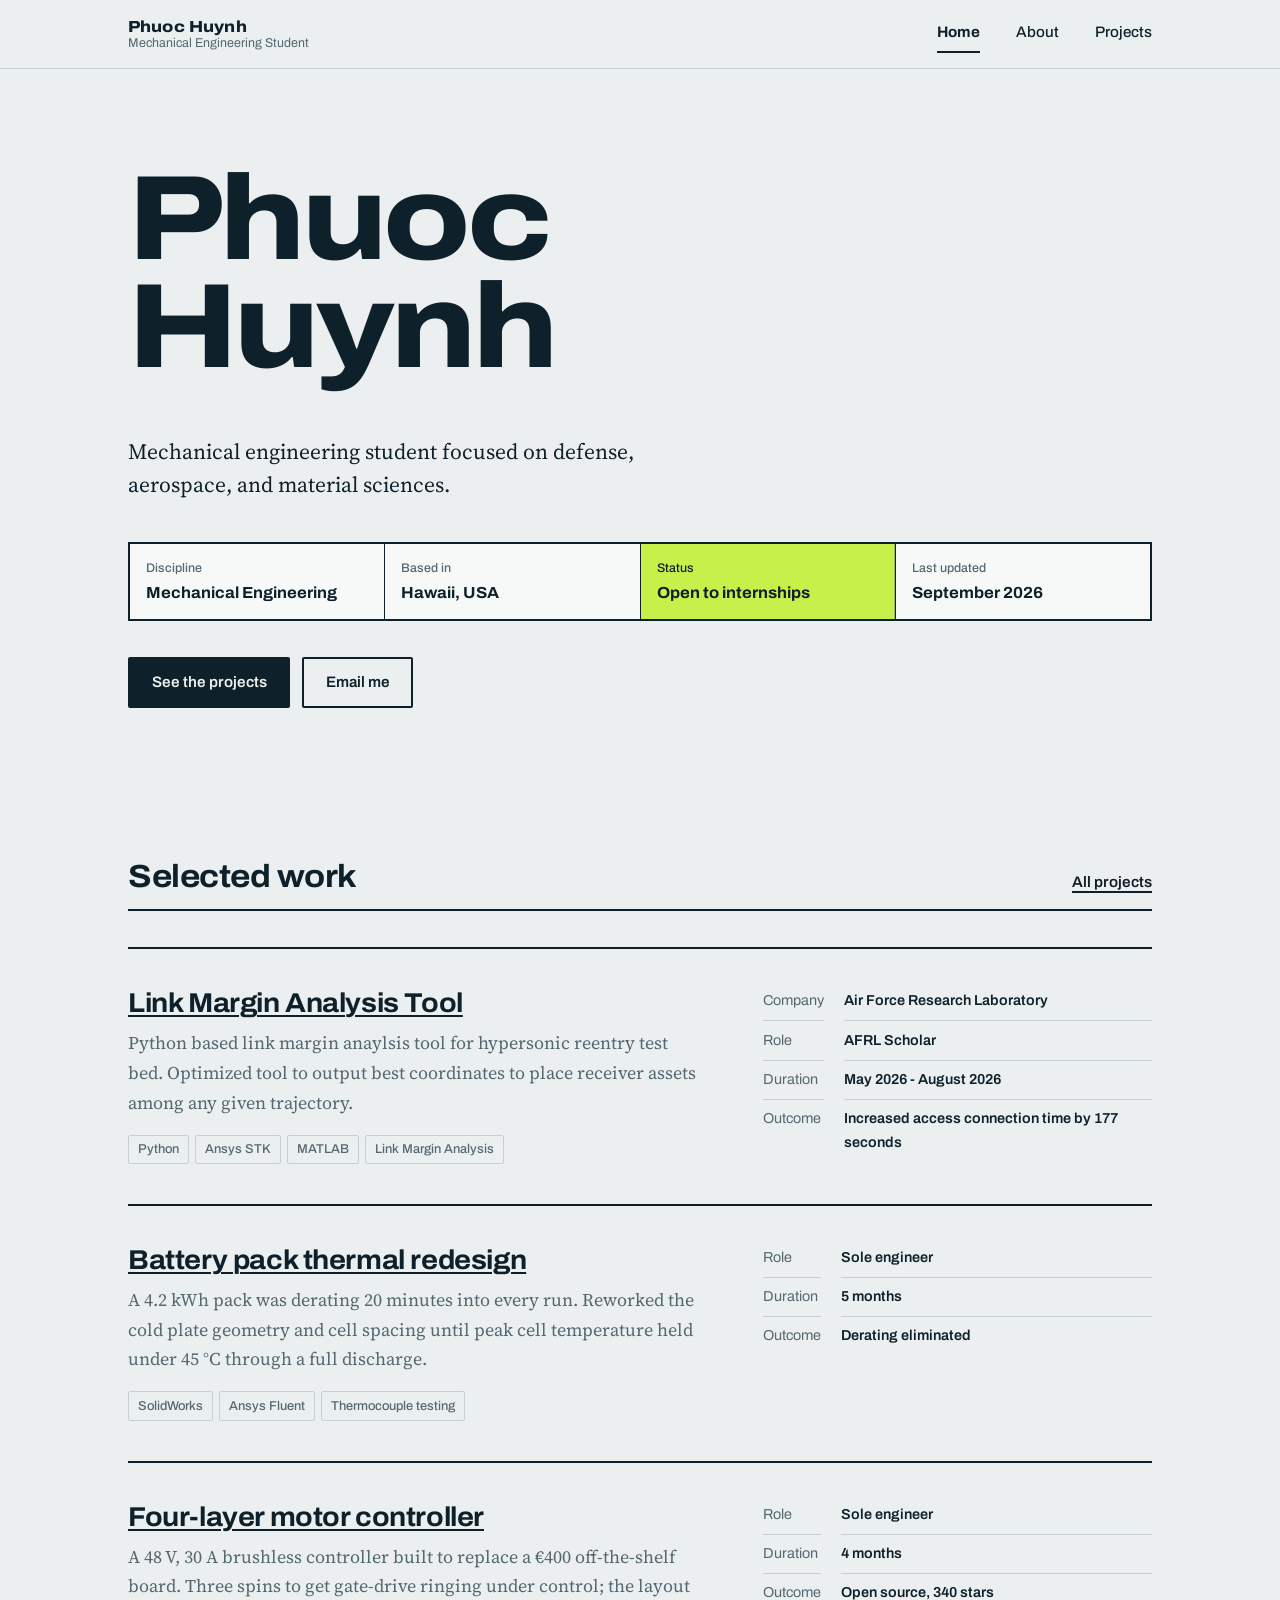
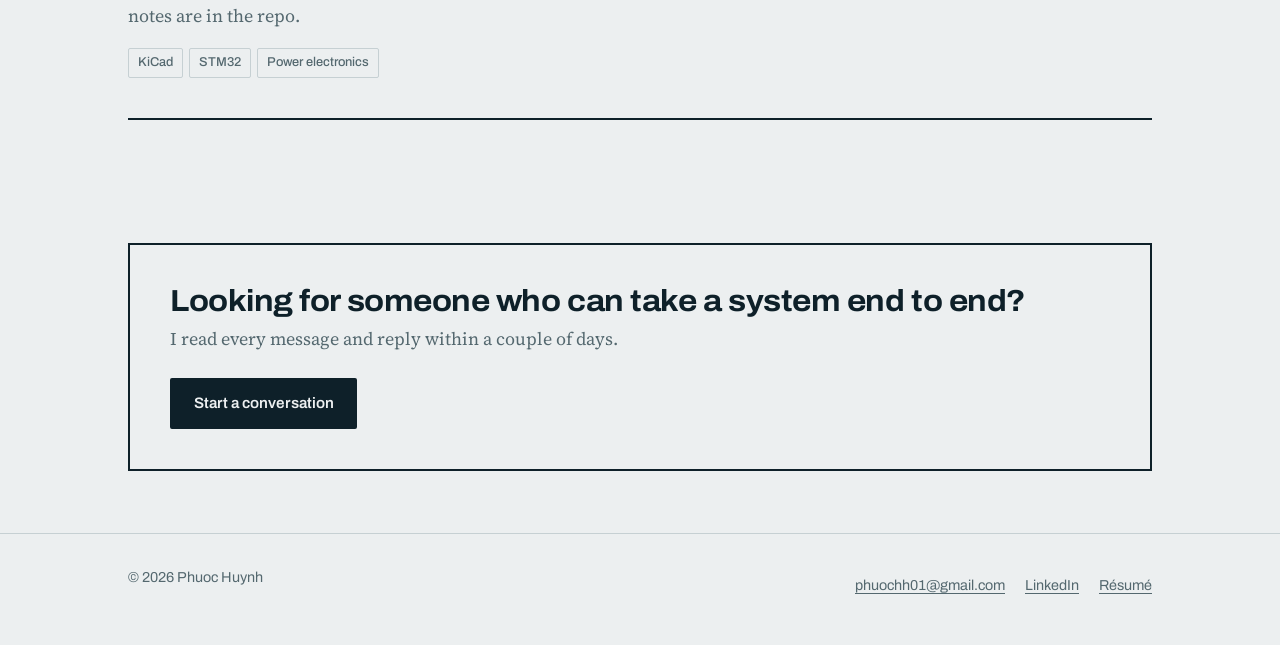
<file: index.html>
<!doctype html>
<html lang="en">
<head>
<meta charset="utf-8">
<meta name="viewport" content="width=device-width, initial-scale=1">
<title>Phuoc Huynh — Mechanical Engineering Student</title>
<meta name="description" content="Portfolio of Phuoc Huynh, a mechanical engineering student.">

<link rel="preconnect" href="https://fonts.googleapis.com">
<link rel="preconnect" href="https://fonts.gstatic.com" crossorigin>
<link href="https://fonts.googleapis.com/css2?family=Archivo:wdth,wght@62..125,400..800&family=Source+Serif+4:opsz,wght@8..60,400..600&display=swap" rel="stylesheet">
<link rel="stylesheet" href="style.css">
</head>
<body>

<a class="skip" href="#main">Skip to content</a>

<!-- ===== Header (identical on all three pages — edit all three together) ===== -->
<header class="site-head">
  <div class="wrap site-head__inner">
    <a class="mark" href="index.html">
      Phuoc Huynh
      <span>Mechanical Engineering Student</span>
    </a>
    <nav class="nav" aria-label="Main">
      <a href="index.html" aria-current="page">Home</a>
      <a href="about.html">About</a>
      <a href="projects.html">Projects</a>
    </nav>
  </div>
</header>

<main id="main">

  <!-- ===== Hero: a drawing title block ===== -->
  <section class="wrap hero">
    <h1 class="hero__name">Phuoc<br>Huynh</h1>

    <p class="hero__lead">
      Mechanical engineering student focused on defense, aerospace, and 
      material sciences. 
      
    </p>

    <dl class="titleblock">
      <div class="field">
        <dt>Discipline</dt>
        <dd>Mechanical Engineering</dd>
      </div>
      <div class="field">
        <dt>Based in</dt>
        <dd>Hawaii, USA</dd>
      </div>
      <div class="field field--signal">
        <dt>Status</dt>
        <dd>Open to internships</dd>
      </div>
      <div class="field">
        <dt>Last updated</dt>
        <dd>September 2026</dd>
      </div>
    </dl>

    <div class="actions">
      <a class="btn" href="projects.html">See the projects</a>
      <a class="btn btn--ghost" href="mailto:phuochh01@gmail.com">Email me</a>
    </div>
  </section>

  <!-- ===== Selected work ===== -->
  <section class="wrap band--tight band">
    <div class="band-head">
      <h2>Selected work</h2>
      <a class="more" href="projects.html">All projects</a>
    </div>

    <div class="entries">

      <article class="entry">
        <div class="entry__body">
          <h3 class="entry__title"><a href="projects.html#rover-nav">Link Margin Analysis Tool</a></h3>
          <p class="entry__summary">
            Python based link margin anaylsis tool for hypersonic reentry test bed. Optimized
            tool to output best coordinates to place receiver assets among any given trajectory.
          </p>
          <ul class="tags">
            <li>Python</li><li>Ansys STK</li><li>MATLAB</li><li>Link Margin Analysis</li>
          </ul>
        </div>
        <dl class="spec">
          <dt>Company</dt><dd>Air Force Research Laboratory</dd>
          <dt>Role</dt><dd>AFRL Scholar</dd>
          <dt>Duration</dt><dd>May 2026 - August 2026</dd>
          <dt>Outcome</dt><dd>Increased access connection time by 177 seconds</dd>
        
        </dl>
      </article>

      <article class="entry">
        <div class="entry__body">
          <h3 class="entry__title"><a href="projects.html#battery-thermal">Battery pack thermal redesign</a></h3>
          <p class="entry__summary">
            A 4.2&nbsp;kWh pack was derating 20 minutes into every run. Reworked
            the cold plate geometry and cell spacing until peak cell temperature
            held under 45&nbsp;°C through a full discharge.
          </p>
          <ul class="tags">
            <li>SolidWorks</li><li>Ansys Fluent</li><li>Thermocouple testing</li>
          </ul>
        </div>
        <dl class="spec">
          <dt>Role</dt><dd>Sole engineer</dd>
          <dt>Duration</dt><dd>5 months</dd>
          <dt>Outcome</dt><dd>Derating eliminated</dd>
        </dl>
      </article>

      <article class="entry">
        <div class="entry__body">
          <h3 class="entry__title"><a href="projects.html#motor-controller">Four-layer motor controller</a></h3>
          <p class="entry__summary">
            A 48&nbsp;V, 30&nbsp;A brushless controller built to replace a
            €400 off-the-shelf board. Three spins to get gate-drive ringing under
            control; the layout notes are in the repo.
          </p>
          <ul class="tags">
            <li>KiCad</li><li>STM32</li><li>Power electronics</li>
          </ul>
        </div>
        <dl class="spec">
          <dt>Role</dt><dd>Sole engineer</dd>
          <dt>Duration</dt><dd>4 months</dd>
          <dt>Outcome</dt><dd>Open source, 340 stars</dd>
        </dl>
      </article>

    </div>
  </section>

  <!-- ===== Contact ===== -->
  <section class="wrap band--tight band">
    <div class="contact">
      <div>
        <h2>Looking for someone who can take a system end to end?</h2>
        <p>I read every message and reply within a couple of days.</p>
      </div>
      <a class="btn" href="mailto:phuochh01@gmail.com">Start a conversation</a>
    </div>
  </section>

</main>

<!-- ===== Footer (identical on all three pages) ===== -->
<footer class="site-foot">
  <div class="wrap site-foot__inner">
    <p>© 2026 Phuoc Huynh</p>
    <ul>
      <li><a href="mailto:phuochh01@gmail.com">phuochh01@gmail.com</a></li>
      <li><a href="https://www.linkedin.com/in/phuochuynh01/">LinkedIn</a></li>
      <li><a href="phuoc_huynh_resume.pdf">Résumé</a></li>
    </ul>
  </div>
</footer>

</body>
</html>
</file>
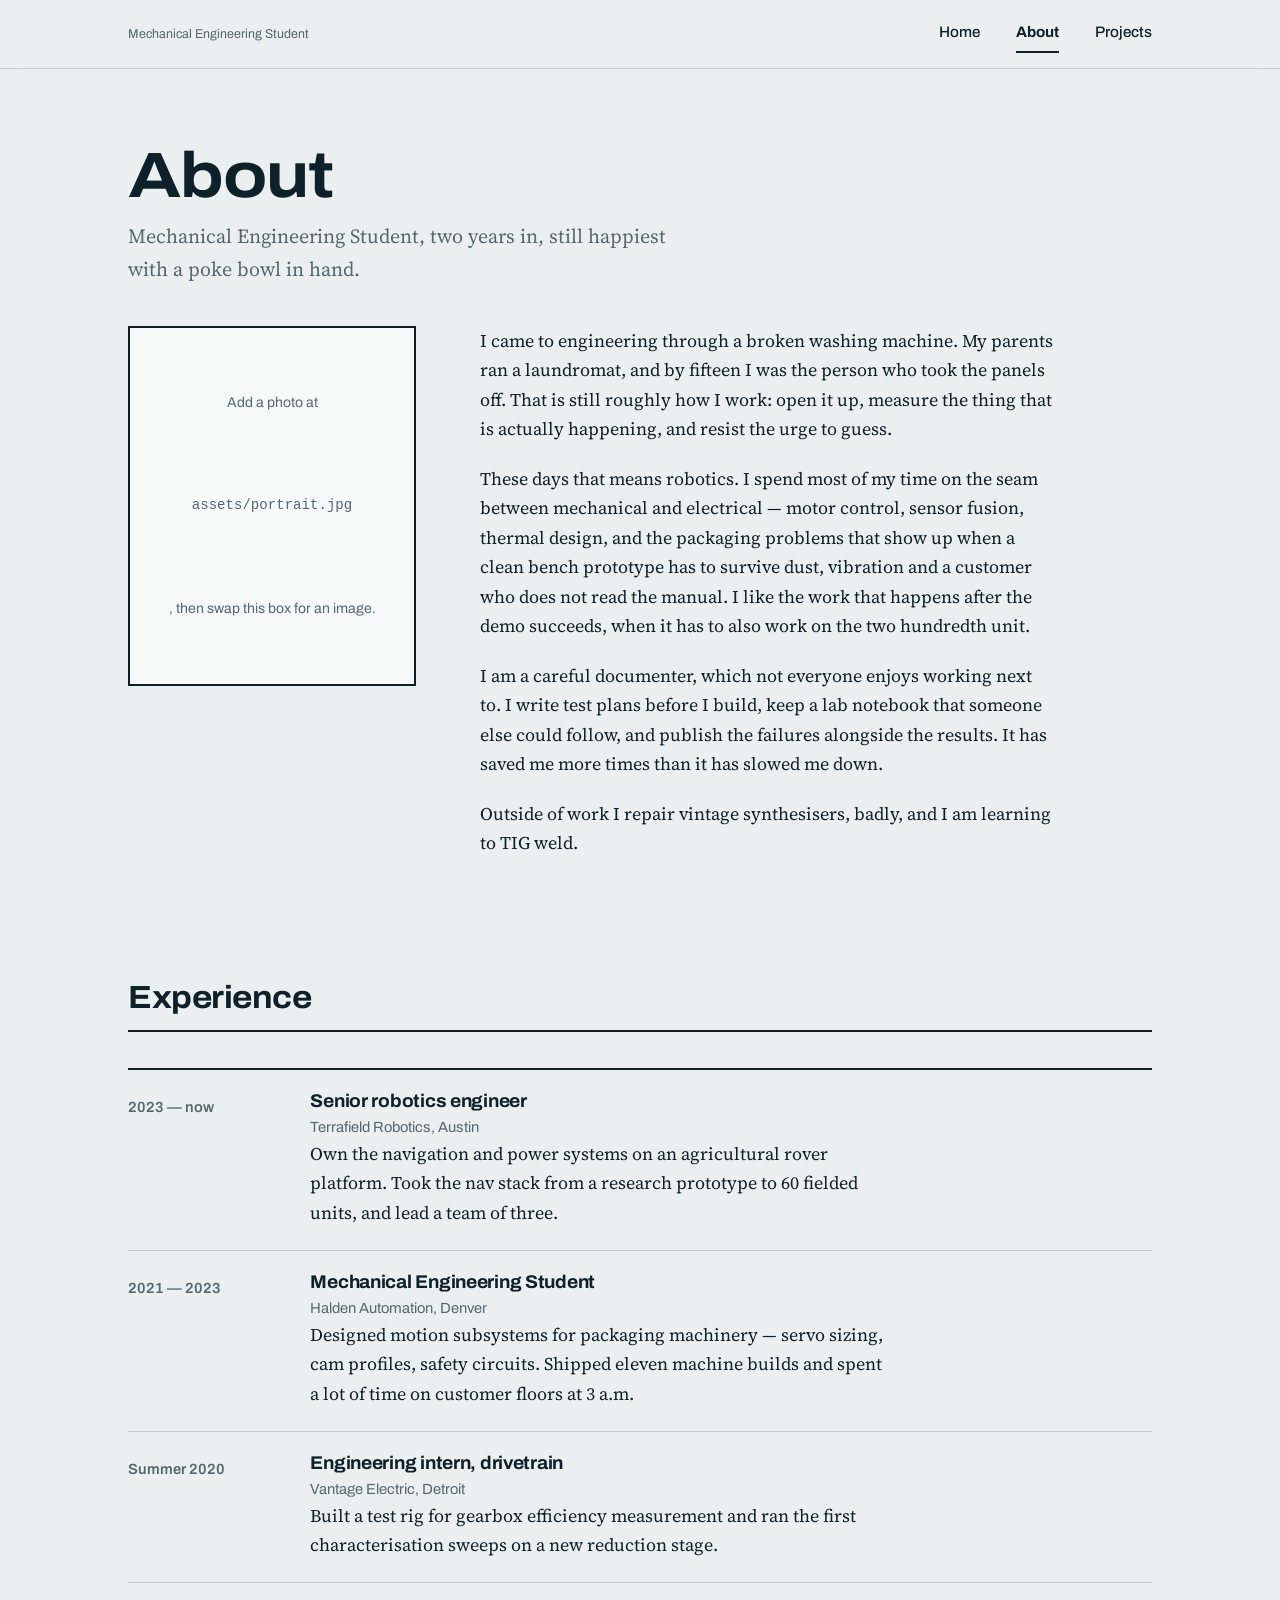
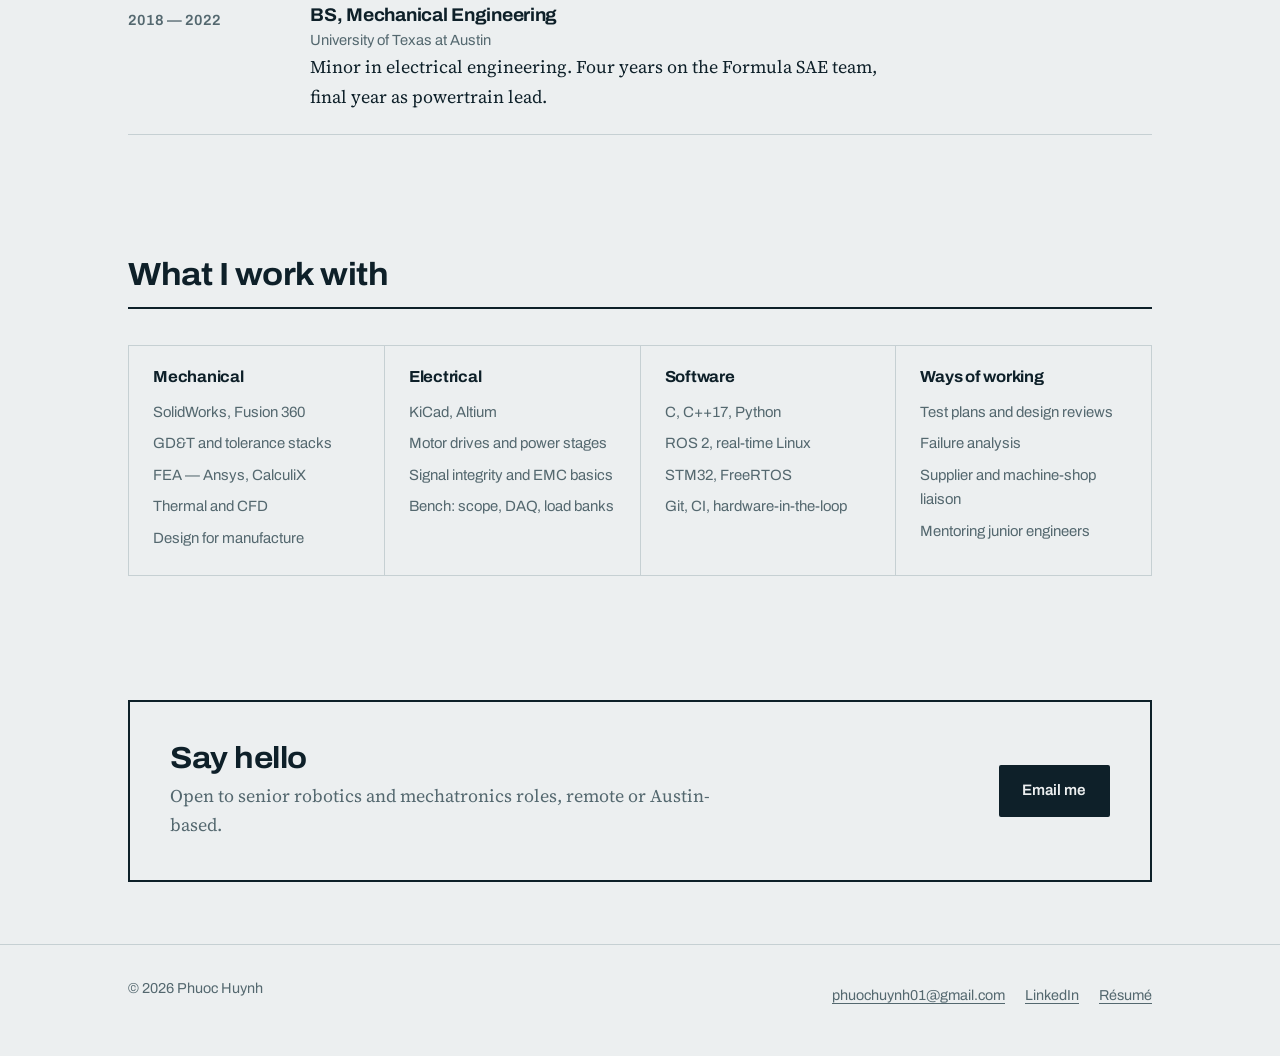
<file: about.html>
<!doctype html>
<html lang="en">
<head>
<meta charset="utf-8">
<meta name="viewport" content="width=device-width, initial-scale=1">
<title>About — Phuoc Huynh</title>
<meta name="description" content="Background, experience and skills of Phuoc Huynh, Mechanical Engineering Student.">

<link rel="preconnect" href="https://fonts.googleapis.com">
<link rel="preconnect" href="https://fonts.gstatic.com" crossorigin>
<link href="https://fonts.googleapis.com/css2?family=Archivo:wdth,wght@62..125,400..800&family=Source+Serif+4:opsz,wght@8..60,400..600&display=swap" rel="stylesheet">
<link rel="stylesheet" href="style.css">
</head>
<body>

<a class="skip" href="#main">Skip to content</a>

<header class="site-head">
  <div class="wrap site-head__inner">
    <a class="mark" href="index.html">
      
      <span>Mechanical Engineering Student</span>
    </a>
    <nav class="nav" aria-label="Main">
      <a href="index.html">Home</a>
      <a href="about.html" aria-current="page">About</a>
      <a href="projects.html">Projects</a>
    </nav>
  </div>
</header>

<main id="main">

  <section class="wrap page-head">
    <h1>About</h1>
    <p>Mechanical Engineering Student, two years in, still happiest with a poke bowl in hand.</p>
  </section>

  <section class="wrap band--tight band" style="padding-top:0">
    <div class="about">

      <!-- Drop a photo in: replace this whole block with
           <div class="portrait"><img src="assets/portrait.jpg" alt="Phuoc Huynh"></div> -->
      <div class="portrait">
        Add a photo at <code>assets/portrait.jpg</code>, then swap this box for an image.
      </div>

      <div>
        <p>
          I came to engineering through a broken washing machine. My parents ran
          a laundromat, and by fifteen I was the person who took the panels off.
          That is still roughly how I work: open it up, measure the thing that is
          actually happening, and resist the urge to guess.
        </p>
        <p>
          These days that means robotics. I spend most of my time on the seam
          between mechanical and electrical — motor control, sensor fusion,
          thermal design, and the packaging problems that show up when a clean
          bench prototype has to survive dust, vibration and a customer who does
          not read the manual. I like the work that happens after the demo
          succeeds, when it has to also work on the two hundredth unit.
        </p>
        <p>
          I am a careful documenter, which not everyone enjoys working next to. I
          write test plans before I build, keep a lab notebook that someone else
          could follow, and publish the failures alongside the results. It has
          saved me more times than it has slowed me down.
        </p>
        <p>
          Outside of work I repair vintage synthesisers, badly, and I am learning
          to TIG weld.
        </p>
      </div>

    </div>
  </section>

  <section class="wrap band--tight band">
    <div class="band-head"><h2>Experience</h2></div>
    <div class="timeline">

      <div class="stop">
        <div class="stop__when">2023 — now</div>
        <div class="stop__what">
          <h3>Senior robotics engineer</h3>
          <p class="stop__where">Terrafield Robotics, Austin</p>
          <p>
            Own the navigation and power systems on an agricultural rover
            platform. Took the nav stack from a research prototype to 60
            fielded units, and lead a team of three.
          </p>
        </div>
      </div>

      <div class="stop">
        <div class="stop__when">2021 — 2023</div>
        <div class="stop__what">
          <h3>Mechanical Engineering Student</h3>
          <p class="stop__where">Halden Automation, Denver</p>
          <p>
            Designed motion subsystems for packaging machinery — servo sizing,
            cam profiles, safety circuits. Shipped eleven machine builds and
            spent a lot of time on customer floors at 3&nbsp;a.m.
          </p>
        </div>
      </div>

      <div class="stop">
        <div class="stop__when">Summer 2020</div>
        <div class="stop__what">
          <h3>Engineering intern, drivetrain</h3>
          <p class="stop__where">Vantage Electric, Detroit</p>
          <p>
            Built a test rig for gearbox efficiency measurement and ran the
            first characterisation sweeps on a new reduction stage.
          </p>
        </div>
      </div>

      <div class="stop">
        <div class="stop__when">2018 — 2022</div>
        <div class="stop__what">
          <h3>BS, Mechanical Engineering</h3>
          <p class="stop__where">University of Texas at Austin</p>
          <p>
            Minor in electrical engineering. Four years on the Formula SAE team,
            final year as powertrain lead.
          </p>
        </div>
      </div>

    </div>
  </section>

  <section class="wrap band--tight band">
    <div class="band-head"><h2>What I work with</h2></div>
    <div class="groups">

      <div class="group">
        <h3>Mechanical</h3>
        <ul>
          <li>SolidWorks, Fusion 360</li>
          <li>GD&amp;T and tolerance stacks</li>
          <li>FEA — Ansys, CalculiX</li>
          <li>Thermal and CFD</li>
          <li>Design for manufacture</li>
        </ul>
      </div>

      <div class="group">
        <h3>Electrical</h3>
        <ul>
          <li>KiCad, Altium</li>
          <li>Motor drives and power stages</li>
          <li>Signal integrity and EMC basics</li>
          <li>Bench: scope, DAQ, load banks</li>
        </ul>
      </div>

      <div class="group">
        <h3>Software</h3>
        <ul>
          <li>C, C++17, Python</li>
          <li>ROS 2, real-time Linux</li>
          <li>STM32, FreeRTOS</li>
          <li>Git, CI, hardware-in-the-loop</li>
        </ul>
      </div>

      <div class="group">
        <h3>Ways of working</h3>
        <ul>
          <li>Test plans and design reviews</li>
          <li>Failure analysis</li>
          <li>Supplier and machine-shop liaison</li>
          <li>Mentoring junior engineers</li>
        </ul>
      </div>

    </div>
  </section>

  <section class="wrap band--tight band">
    <div class="contact">
      <div>
        <h2>Say hello</h2>
        <p>Open to senior robotics and mechatronics roles, remote or Austin-based.</p>
      </div>
      <a class="btn" href="mailto:you@example.com">Email me</a>
    </div>
  </section>

</main>

<footer class="site-foot">
  <div class="wrap site-foot__inner">
    <p>© 2026 Phuoc Huynh</p>
    <ul>
      <li><a href="mailto:phuochuynh01@gmail.com">phuochuynh01@gmail.com</a></li>
      <li><a href="https://www.linkedin.com/in/phuochuynh01//">LinkedIn</a></li>
      <li><a href="phuoc_huynh_resume.pdf">Résumé</a></li>
    </ul>
  </div>
</footer>

</body>
</html>
</file>
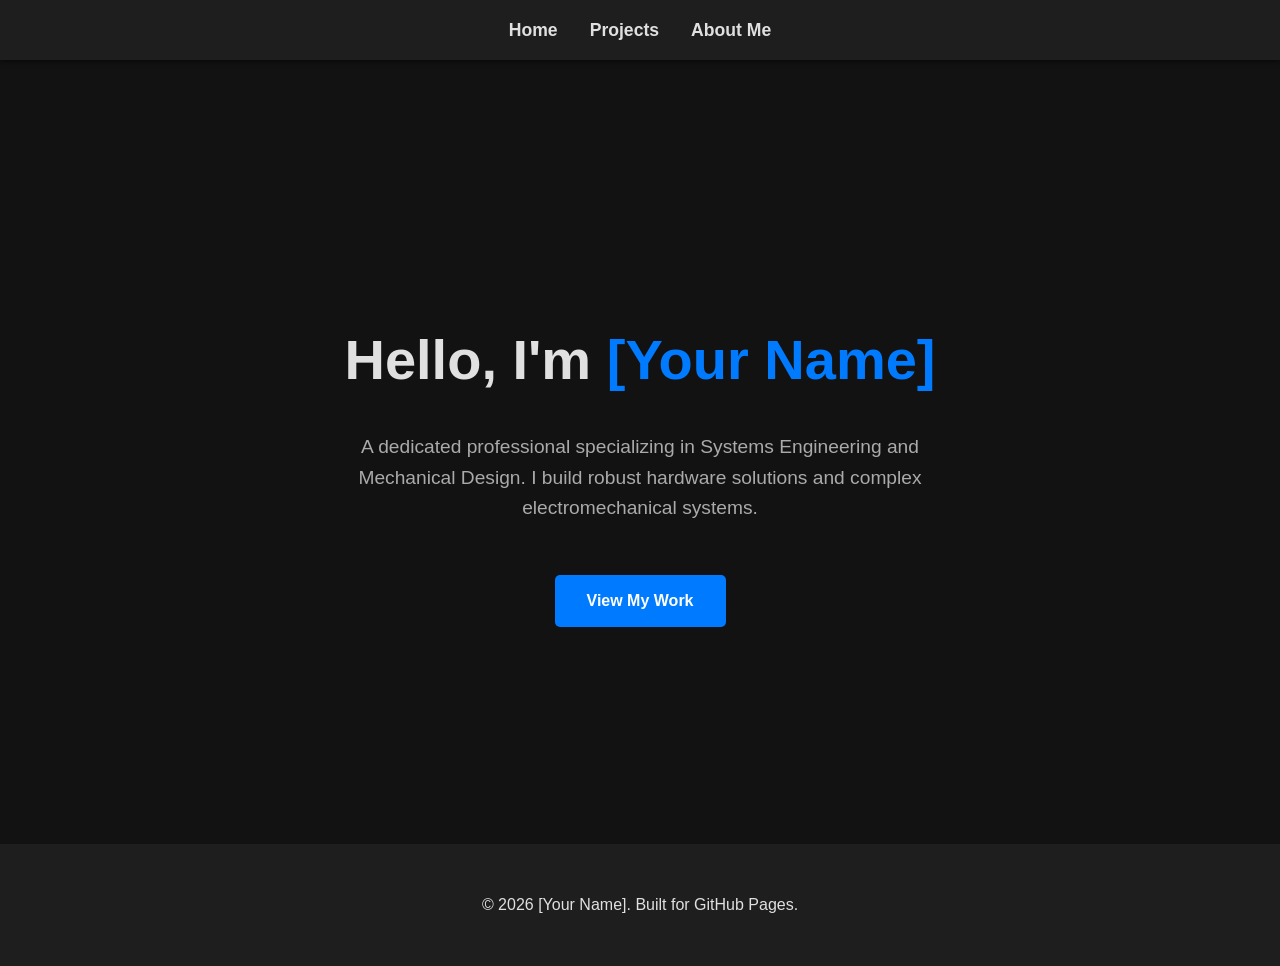
<file: gemini-code-1789872654452.html>
<!DOCTYPE html>
<html lang="en">
<head>
    <meta charset="UTF-8">
    <meta name="viewport" content="width=device-width, initial-scale=1.0">
    <title>Engineering Portfolio | Home</title>
    <style>
        :root {
            --bg-color: #121212;
            --text-color: #e0e0e0;
            --accent-color: #007bff;
            --nav-bg: #1e1e1e;
        }
        body {
            margin: 0;
            font-family: 'Segoe UI', Tahoma, Geneva, Verdana, sans-serif;
            background-color: var(--bg-color);
            color: var(--text-color);
            line-height: 1.6;
        }
        nav {
            background-color: var(--nav-bg);
            padding: 1rem 0;
            position: sticky;
            top: 0;
            z-index: 1000;
            box-shadow: 0 2px 5px rgba(0,0,0,0.5);
        }
        nav ul {
            list-style: none;
            display: flex;
            justify-content: center;
            margin: 0;
            padding: 0;
            gap: 2rem;
        }
        nav a {
            color: var(--text-color);
            text-decoration: none;
            font-weight: bold;
            font-size: 1.1rem;
            transition: color 0.3s;
        }
        nav a:hover {
            color: var(--accent-color);
        }
        .hero {
            display: flex;
            flex-direction: column;
            align-items: center;
            justify-content: center;
            min-height: 80vh;
            text-align: center;
            padding: 2rem;
        }
        .hero h1 {
            font-size: 3.5rem;
            margin-bottom: 0.5rem;
        }
        .hero h1 span {
            color: var(--accent-color);
        }
        .hero p {
            font-size: 1.2rem;
            max-width: 600px;
            color: #aaa;
        }
        .btn {
            display: inline-block;
            margin-top: 2rem;
            padding: 0.8rem 2rem;
            background-color: var(--accent-color);
            color: #fff;
            text-decoration: none;
            border-radius: 5px;
            font-weight: bold;
            transition: background-color 0.3s;
        }
        .btn:hover {
            background-color: #0056b3;
        }
        footer {
            text-align: center;
            padding: 2rem;
            background-color: var(--nav-bg);
            margin-top: auto;
        }
    </style>
</head>
<body>

    <nav>
        <ul>
            <li><a href="index.html">Home</a></li>
            <li><a href="projects.html">Projects</a></li>
            <li><a href="about.html">About Me</a></li>
        </ul>
    </nav>

    <div class="hero">
        <h1>Hello, I'm <span>[Your Name]</span></h1>
        <p>A dedicated professional specializing in Systems Engineering and Mechanical Design. I build robust hardware solutions and complex electromechanical systems.</p>
        <a href="projects.html" class="btn">View My Work</a>
    </div>

    <footer>
        <p>&copy; 2026 [Your Name]. Built for GitHub Pages.</p>
    </footer>

</body>
</html>
</file>
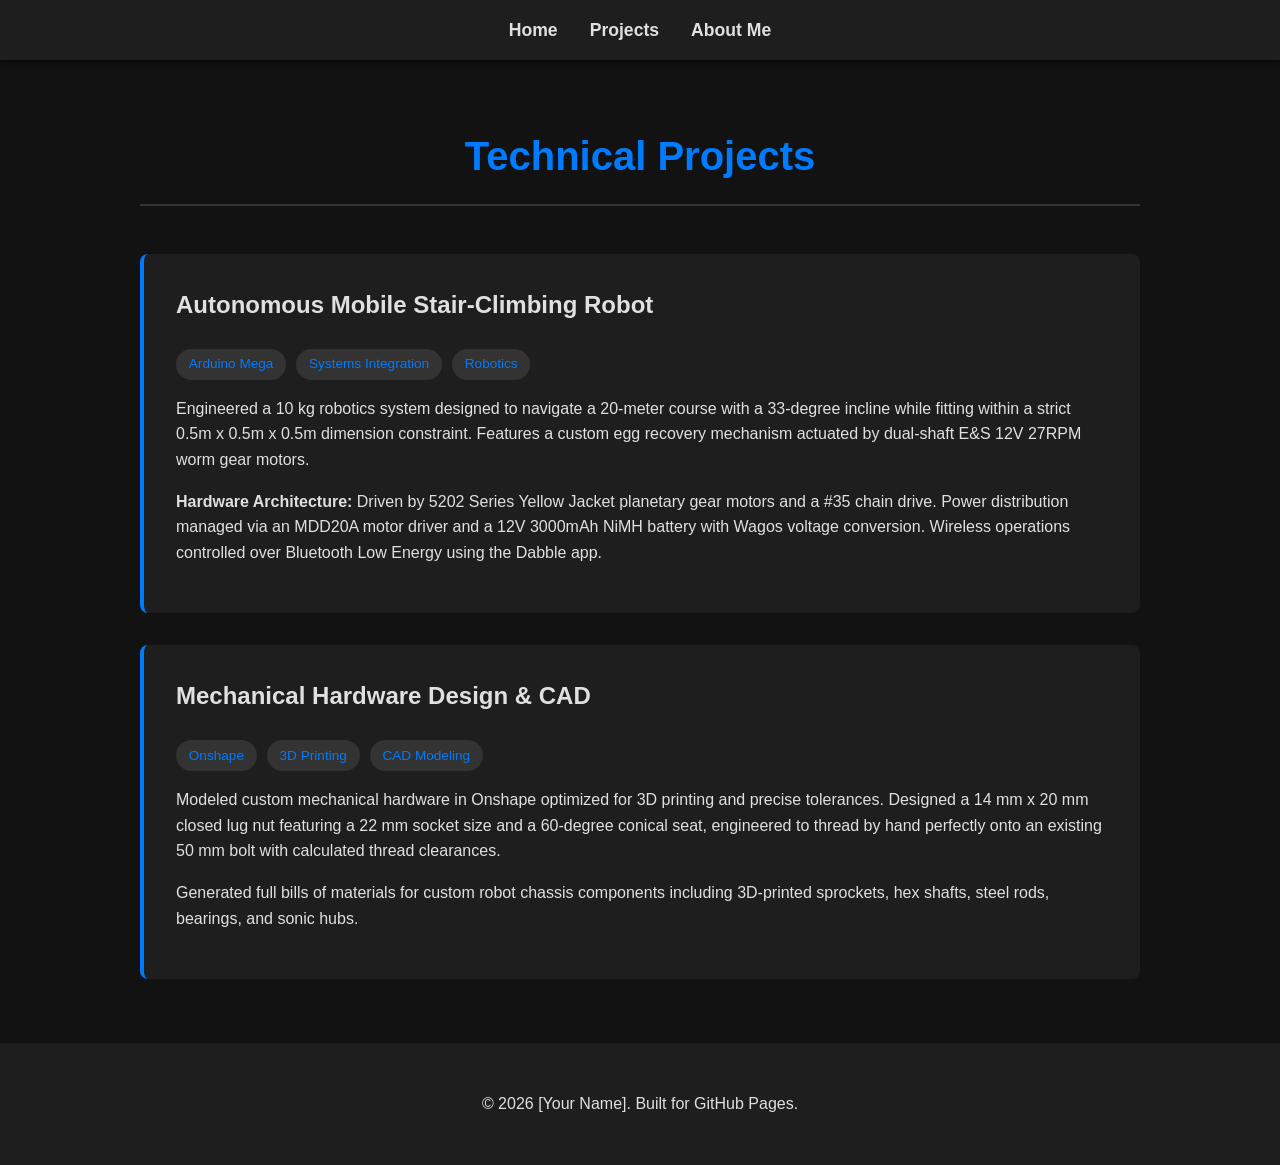
<file: gemini-code-1789872661786.html>
<!DOCTYPE html>
<html lang="en">
<head>
    <meta charset="UTF-8">
    <meta name="viewport" content="width=device-width, initial-scale=1.0">
    <title>Engineering Portfolio | Projects</title>
    <style>
        /* Exact same styles as index.html for consistency */
        :root { --bg-color: #121212; --text-color: #e0e0e0; --accent-color: #007bff; --nav-bg: #1e1e1e; }
        body { margin: 0; font-family: 'Segoe UI', Tahoma, Geneva, Verdana, sans-serif; background-color: var(--bg-color); color: var(--text-color); line-height: 1.6; }
        nav { background-color: var(--nav-bg); padding: 1rem 0; position: sticky; top: 0; z-index: 1000; box-shadow: 0 2px 5px rgba(0,0,0,0.5); }
        nav ul { list-style: none; display: flex; justify-content: center; margin: 0; padding: 0; gap: 2rem; }
        nav a { color: var(--text-color); text-decoration: none; font-weight: bold; font-size: 1.1rem; transition: color 0.3s; }
        nav a:hover { color: var(--accent-color); }
        footer { text-align: center; padding: 2rem; background-color: var(--nav-bg); margin-top: 4rem; }
        
        /* New styles specific to the projects page */
        .container { max-width: 1000px; margin: 4rem auto; padding: 0 2rem; }
        .section-title { font-size: 2.5rem; text-align: center; margin-bottom: 3rem; color: var(--accent-color); border-bottom: 2px solid #333; padding-bottom: 1rem; }
        .project-card { background-color: #1e1e1e; border-radius: 8px; padding: 2rem; margin-bottom: 2rem; border-left: 4px solid var(--accent-color); }
        .project-card h3 { margin-top: 0; font-size: 1.5rem; }
        .tags { display: flex; gap: 10px; margin: 1rem 0; flex-wrap: wrap; }
        .tag { background-color: #333; padding: 0.3rem 0.8rem; border-radius: 20px; font-size: 0.85rem; color: var(--accent-color); }
    </style>
</head>
<body>

    <nav>
        <ul>
            <li><a href="index.html">Home</a></li>
            <li><a href="projects.html">Projects</a></li>
            <li><a href="about.html">About Me</a></li>
        </ul>
    </nav>

    <div class="container">
        <h2 class="section-title">Technical Projects</h2>

        <div class="project-card">
            <h3>Autonomous Mobile Stair-Climbing Robot</h3>
            <div class="tags">
                <span class="tag">Arduino Mega</span>
                <span class="tag">Systems Integration</span>
                <span class="tag">Robotics</span>
            </div>
            <p>Engineered a 10 kg robotics system designed to navigate a 20-meter course with a 33-degree incline while fitting within a strict 0.5m x 0.5m x 0.5m dimension constraint. Features a custom egg recovery mechanism actuated by dual-shaft E&S 12V 27RPM worm gear motors.</p>
            <p><strong>Hardware Architecture:</strong> Driven by 5202 Series Yellow Jacket planetary gear motors and a #35 chain drive. Power distribution managed via an MDD20A motor driver and a 12V 3000mAh NiMH battery with Wagos voltage conversion. Wireless operations controlled over Bluetooth Low Energy using the Dabble app.</p>
        </div>

        <div class="project-card">
            <h3>Mechanical Hardware Design & CAD</h3>
            <div class="tags">
                <span class="tag">Onshape</span>
                <span class="tag">3D Printing</span>
                <span class="tag">CAD Modeling</span>
            </div>
            <p>Modeled custom mechanical hardware in Onshape optimized for 3D printing and precise tolerances. Designed a 14 mm x 20 mm closed lug nut featuring a 22 mm socket size and a 60-degree conical seat, engineered to thread by hand perfectly onto an existing 50 mm bolt with calculated thread clearances.</p>
            <p>Generated full bills of materials for custom robot chassis components including 3D-printed sprockets, hex shafts, steel rods, bearings, and sonic hubs.</p>
        </div>
    </div>

    <footer>
        <p>&copy; 2026 [Your Name]. Built for GitHub Pages.</p>
    </footer>

</body>
</html>
</file>
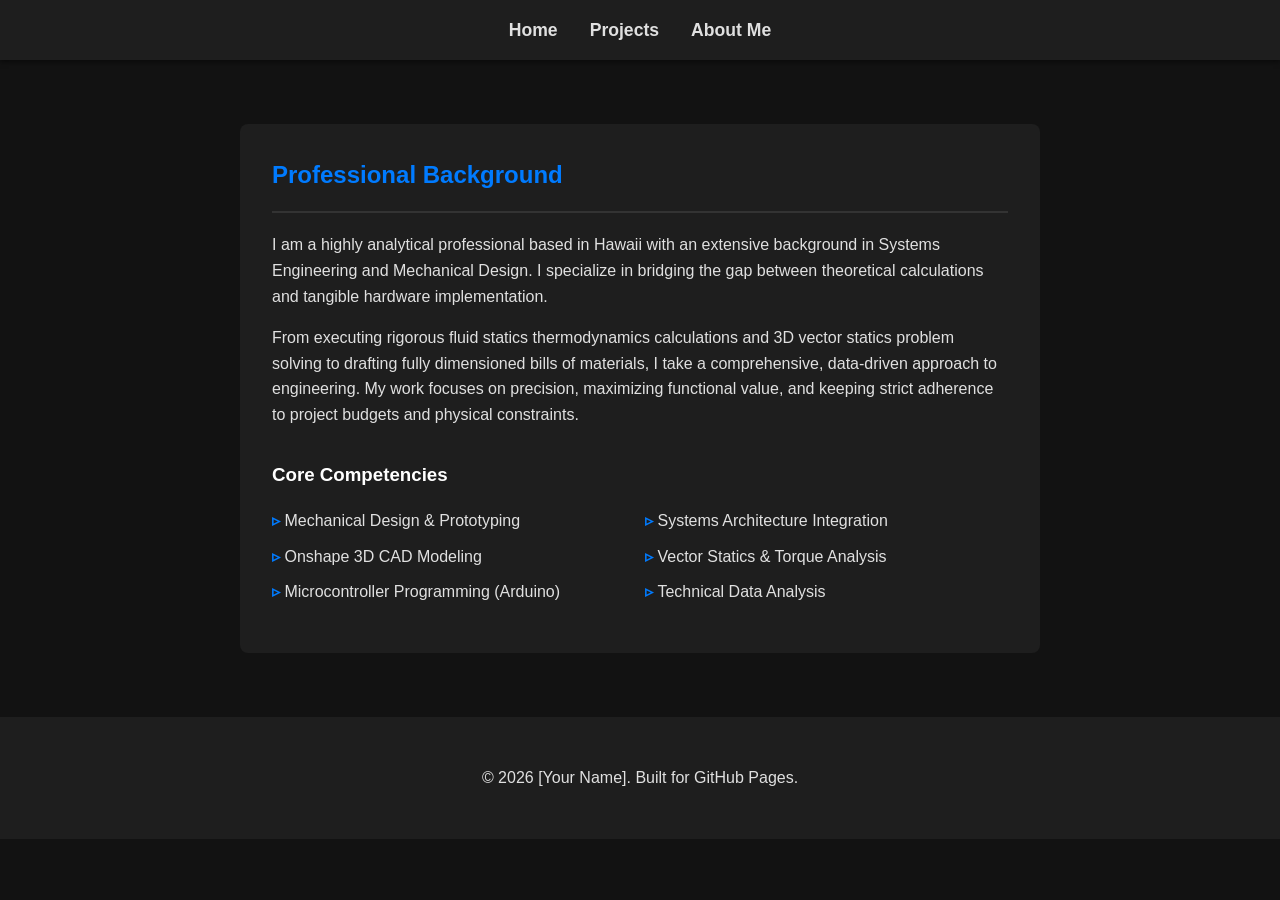
<file: gemini-code-1789872663933.html>
<!DOCTYPE html>
<html lang="en">
<head>
    <meta charset="UTF-8">
    <meta name="viewport" content="width=device-width, initial-scale=1.0">
    <title>Engineering Portfolio | About Me</title>
    <style>
        /* Exact same styles to ensure seamless navigation */
        :root { --bg-color: #121212; --text-color: #e0e0e0; --accent-color: #007bff; --nav-bg: #1e1e1e; }
        body { margin: 0; font-family: 'Segoe UI', Tahoma, Geneva, Verdana, sans-serif; background-color: var(--bg-color); color: var(--text-color); line-height: 1.6; }
        nav { background-color: var(--nav-bg); padding: 1rem 0; position: sticky; top: 0; z-index: 1000; box-shadow: 0 2px 5px rgba(0,0,0,0.5); }
        nav ul { list-style: none; display: flex; justify-content: center; margin: 0; padding: 0; gap: 2rem; }
        nav a { color: var(--text-color); text-decoration: none; font-weight: bold; font-size: 1.1rem; transition: color 0.3s; }
        nav a:hover { color: var(--accent-color); }
        footer { text-align: center; padding: 2rem; background-color: var(--nav-bg); margin-top: auto; }
        
        .container { max-width: 800px; margin: 4rem auto; padding: 0 2rem; }
        .about-grid { display: grid; gap: 2rem; }
        .about-text { background-color: #1e1e1e; padding: 2rem; border-radius: 8px; }
        h2 { color: var(--accent-color); margin-top: 0; border-bottom: 2px solid #333; padding-bottom: 1rem;}
        ul.skills-list { list-style: none; padding: 0; display: grid; grid-template-columns: 1fr 1fr; gap: 10px; }
        ul.skills-list li::before { content: "▹ "; color: var(--accent-color); font-weight: bold; }
    </style>
</head>
<body>

    <nav>
        <ul>
            <li><a href="index.html">Home</a></li>
            <li><a href="projects.html">Projects</a></li>
            <li><a href="about.html">About Me</a></li>
        </ul>
    </nav>

    <div class="container about-grid">
        <div class="about-text">
            <h2>Professional Background</h2>
            <p>I am a highly analytical professional based in Hawaii with an extensive background in Systems Engineering and Mechanical Design. I specialize in bridging the gap between theoretical calculations and tangible hardware implementation.</p>
            <p>From executing rigorous fluid statics thermodynamics calculations and 3D vector statics problem solving to drafting fully dimensioned bills of materials, I take a comprehensive, data-driven approach to engineering. My work focuses on precision, maximizing functional value, and keeping strict adherence to project budgets and physical constraints.</p>
            
            <h3 style="margin-top: 2rem; color: #fff;">Core Competencies</h3>
            <ul class="skills-list">
                <li>Mechanical Design & Prototyping</li>
                <li>Systems Architecture Integration</li>
                <li>Onshape 3D CAD Modeling</li>
                <li>Vector Statics & Torque Analysis</li>
                <li>Microcontroller Programming (Arduino)</li>
                <li>Technical Data Analysis</li>
            </ul>
        </div>
    </div>

    <footer>
        <p>&copy; 2026 [Your Name]. Built for GitHub Pages.</p>
    </footer>

</body>
</html>
</file>
<file: style.css>
/* ==========================================================================
   Engineering portfolio — shared stylesheet
   Structure: 1 tokens · 2 base · 3 layout · 4 header · 5 title block
              6 entries · 7 prose & lists · 8 controls · 9 footer · 10 motion
   ========================================================================== */

/* 1 · TOKENS ============================================================== */

:root {
  /* Palette. Change --signal to re-skin the whole site. */
  --paper:    #ECEFF0;   /* page background, cool slate */
  --surface:  #F7F9F9;   /* raised cells and rows */
  --ink:      #0E2029;   /* deep petrol, all primary text */
  --ink-mid:  #54686F;   /* secondary text */
  --rule:     #C6D0D3;   /* light divisions */
  --signal:   #C8F04A;   /* hi-vis fill; always carries --ink text */
  --signal-deep: #5E7D12;/* same hue, safe as text on light */

  /* Type */
  --sans: "Archivo", ui-sans-serif, system-ui, "Segoe UI", sans-serif;
  --serif: "Source Serif 4", Georgia, "Times New Roman", serif;

  /* Measure & rhythm */
  --wrap: 72rem;
  --gutter: clamp(1.25rem, 5vw, 4rem);
  --band: clamp(3.5rem, 9vw, 7rem);
}

@media (prefers-color-scheme: dark) {
  :root {
    --paper:   #0C1A21;
    --surface: #132630;
    --ink:     #E3EAEB;
    --ink-mid: #94A8AF;
    --rule:    #2C4450;
    --signal:  #C8F04A;
    --signal-deep: #C8F04A;
  }
}

/* 2 · BASE =============================================================== */

*, *::before, *::after { box-sizing: border-box; }

html {
  -webkit-text-size-adjust: 100%;
  scroll-behavior: smooth;
}

body {
  margin: 0;
  background: var(--paper);
  color: var(--ink);
  font-family: var(--serif);
  font-size: clamp(1rem, 0.96rem + 0.2vw, 1.125rem);
  line-height: 1.65;
  font-variant-numeric: tabular-nums;
  -webkit-font-smoothing: antialiased;
}

h1, h2, h3, h4 {
  font-family: var(--sans);
  font-weight: 700;
  line-height: 1.08;
  letter-spacing: -0.015em;
  margin: 0;
  text-wrap: balance;
}

p { margin: 0 0 1.1em; max-width: 64ch; }
p:last-child { margin-bottom: 0; }

a { color: inherit; }

img { max-width: 100%; height: auto; display: block; }

:focus-visible {
  outline: 3px solid var(--signal-deep);
  outline-offset: 3px;
}

.skip {
  position: absolute;
  left: -9999px;
  top: 0;
  background: var(--ink);
  color: var(--paper);
  padding: 0.75rem 1rem;
  font-family: var(--sans);
  z-index: 50;
}
.skip:focus { left: 0; }

/* 3 · LAYOUT ============================================================= */

.wrap {
  width: 100%;
  max-width: var(--wrap);
  margin-inline: auto;
  padding-inline: var(--gutter);
}

.band { padding-block: var(--band); }
.band--tight { padding-block: calc(var(--band) * 0.55); }

.band-head {
  display: flex;
  flex-wrap: wrap;
  align-items: baseline;
  justify-content: space-between;
  gap: 1rem;
  margin-bottom: 2.25rem;
  padding-bottom: 0.9rem;
  border-bottom: 2px solid var(--ink);
}

.band-head h2 {
  font-size: clamp(1.4rem, 1.1rem + 1.4vw, 2rem);
  font-variation-settings: "wdth" 108;
}

/* 4 · HEADER ============================================================= */

.site-head {
  position: sticky;
  top: 0;
  z-index: 20;
  background: color-mix(in srgb, var(--paper) 88%, transparent);
  backdrop-filter: blur(10px);
  border-bottom: 1px solid var(--rule);
}

.site-head__inner {
  display: flex;
  align-items: center;
  justify-content: space-between;
  gap: 1.5rem;
  min-height: 4.25rem;
}

.mark {
  font-family: var(--sans);
  font-weight: 800;
  font-size: 1rem;
  font-variation-settings: "wdth" 112;
  letter-spacing: 0.01em;
  text-decoration: none;
  line-height: 1.1;
}

.mark span {
  display: block;
  font-weight: 400;
  font-size: 0.8rem;
  font-variation-settings: "wdth" 96;
  color: var(--ink-mid);
  letter-spacing: 0;
}

.nav {
  display: flex;
  gap: clamp(1rem, 3vw, 2.25rem);
  font-family: var(--sans);
  font-size: 0.95rem;
  font-weight: 500;
}

.nav a {
  text-decoration: none;
  padding-block: 0.35rem;
  border-bottom: 2px solid transparent;
}

.nav a:hover { border-bottom-color: var(--rule); }

.nav a[aria-current="page"] {
  border-bottom-color: var(--ink);
  font-weight: 700;
}

/* 5 · TITLE BLOCK (hero) ================================================= */

.hero { padding-block: clamp(3rem, 8vw, 6rem) clamp(2.5rem, 6vw, 4.5rem); }

.hero__name {
  font-size: clamp(2.9rem, 1rem + 10.5vw, 7.5rem);
  font-weight: 800;
  font-variation-settings: "wdth" 116;
  line-height: 0.9;
  letter-spacing: -0.03em;
  margin-bottom: 0.45em;
}

.hero__lead {
  font-size: clamp(1.1rem, 1rem + 0.5vw, 1.35rem);
  line-height: 1.55;
  max-width: 54ch;
  margin-bottom: 2.5rem;
}

/* The drawing title block: labelled fields, divisions drawn with grid gaps */
.titleblock {
  display: grid;
  grid-template-columns: repeat(4, minmax(0, 1fr));
  gap: 1px;
  background: var(--ink);
  border: 2px solid var(--ink);
  margin-bottom: 2.25rem;
}

.field {
  background: var(--surface);
  padding: 0.85rem 1rem 1rem;
  min-width: 0;
}

.field dt {
  font-family: var(--sans);
  font-size: 0.78rem;
  font-weight: 500;
  color: var(--ink-mid);
  margin-bottom: 0.3rem;
}

.field dd {
  margin: 0;
  font-family: var(--sans);
  font-size: 1rem;
  font-weight: 700;
  font-variation-settings: "wdth" 104;
  line-height: 1.25;
}

.field--signal { background: var(--signal); }
.field--signal dt,
.field--signal dd { color: #0E2029; }

/* 6 · ENTRIES (projects) ================================================= */

.entries { border-bottom: 2px solid var(--ink); }

.entry {
  display: grid;
  grid-template-columns: minmax(0, 1.2fr) minmax(0, 0.8fr);
  gap: clamp(1.5rem, 4vw, 3.5rem);
  padding-block: clamp(1.75rem, 3.5vw, 2.5rem);
  border-top: 2px solid var(--ink);
}

.entry__title {
  font-size: clamp(1.25rem, 1.05rem + 0.9vw, 1.7rem);
  font-variation-settings: "wdth" 106;
  margin-bottom: 0.6rem;
}

.entry__title a { text-decoration-thickness: 2px; text-underline-offset: 3px; }
.entry__title a:hover { text-decoration-color: var(--signal-deep); }

.entry__summary { color: var(--ink-mid); margin-bottom: 1.1rem; }

.tags {
  display: flex;
  flex-wrap: wrap;
  gap: 0.4rem;
  list-style: none;
  margin: 0;
  padding: 0;
}

.tags li {
  font-family: var(--sans);
  font-size: 0.8rem;
  font-weight: 500;
  padding: 0.2rem 0.55rem;
  border: 1px solid var(--rule);
  border-radius: 2px;
  color: var(--ink-mid);
}

/* parameter → value table on the right of each entry */
.spec {
  margin: 0;
  display: grid;
  grid-template-columns: max-content minmax(0, 1fr);
  column-gap: 1.25rem;
  align-content: start;
  font-family: var(--sans);
  font-size: 0.9rem;
}

.spec dt {
  color: var(--ink-mid);
  padding-block: 0.45rem;
  border-top: 1px solid var(--rule);
}

.spec dd {
  margin: 0;
  font-weight: 600;
  padding-block: 0.45rem;
  border-top: 1px solid var(--rule);
}

.spec > dt:first-of-type,
.spec > dt:first-of-type + dd { border-top: 0; padding-top: 0; }

.entry__links {
  display: flex;
  flex-wrap: wrap;
  gap: 1.25rem;
  margin-top: 1.25rem;
  font-family: var(--sans);
  font-size: 0.92rem;
  font-weight: 600;
}

.entry__links a { text-underline-offset: 4px; }

/* 7 · PROSE, TIMELINE, SKILL GROUPS ====================================== */

.page-head { padding-block: clamp(2.5rem, 6vw, 4.5rem) clamp(1.5rem, 4vw, 2.5rem); }

.page-head h1 {
  font-size: clamp(2.1rem, 1.3rem + 3.6vw, 4rem);
  font-variation-settings: "wdth" 114;
  margin-bottom: 0.6rem;
}

.page-head p { font-size: clamp(1.05rem, 1rem + 0.35vw, 1.25rem); color: var(--ink-mid); max-width: 56ch; }

.about {
  display: grid;
  grid-template-columns: minmax(0, 18rem) minmax(0, 1fr);
  gap: clamp(1.75rem, 5vw, 4rem);
  align-items: start;
}

.portrait {
  border: 2px solid var(--ink);
  background: var(--surface);
  aspect-ratio: 4 / 5;
  display: grid;
  place-items: center;
  text-align: center;
  padding: 1.5rem;
  font-family: var(--sans);
  font-size: 0.88rem;
  color: var(--ink-mid);
}

.portrait img { width: 100%; height: 100%; object-fit: cover; }

.timeline { border-top: 2px solid var(--ink); }

.stop {
  display: grid;
  grid-template-columns: minmax(0, 9rem) minmax(0, 1fr);
  gap: clamp(1rem, 3vw, 2.5rem);
  padding-block: 1.4rem;
  border-bottom: 1px solid var(--rule);
}

.stop__when {
  font-family: var(--sans);
  font-weight: 600;
  font-size: 0.92rem;
  color: var(--ink-mid);
  padding-top: 0.15rem;
}

.stop__what h3 {
  font-size: 1.15rem;
  font-variation-settings: "wdth" 104;
  margin-bottom: 0.15rem;
}

.stop__where {
  font-family: var(--sans);
  font-size: 0.92rem;
  color: var(--ink-mid);
  margin-bottom: 0.55rem;
}

.stop__what p { margin-bottom: 0; }

.groups {
  display: grid;
  grid-template-columns: repeat(auto-fit, minmax(15rem, 1fr));
  gap: 1px;
  background: var(--rule);
  border: 1px solid var(--rule);
}

.group { background: var(--paper); padding: 1.35rem 1.5rem; }

.group h3 {
  font-size: 1rem;
  font-variation-settings: "wdth" 104;
  margin-bottom: 0.7rem;
}

.group ul {
  margin: 0;
  padding: 0;
  list-style: none;
  font-family: var(--sans);
  font-size: 0.93rem;
  color: var(--ink-mid);
}

.group li { padding-block: 0.22rem; }

/* 8 · CONTROLS =========================================================== */

.actions { display: flex; flex-wrap: wrap; gap: 0.75rem; }

.btn {
  font-family: var(--sans);
  font-size: 0.95rem;
  font-weight: 600;
  text-decoration: none;
  padding: 0.7rem 1.35rem;
  border: 2px solid var(--ink);
  border-radius: 2px;
  background: var(--ink);
  color: var(--paper);
  transition: background 0.15s ease, color 0.15s ease;
}

.btn:hover { background: transparent; color: var(--ink); }

.btn--ghost { background: transparent; color: var(--ink); }
.btn--ghost:hover { background: var(--ink); color: var(--paper); }

.more {
  font-family: var(--sans);
  font-weight: 600;
  font-size: 0.95rem;
  display: inline-block;
  margin-top: 1.75rem;
  text-underline-offset: 4px;
  text-decoration-thickness: 2px;
}
.more:hover { text-decoration-color: var(--signal-deep); }

.contact {
  border: 2px solid var(--ink);
  padding: clamp(1.5rem, 4vw, 2.5rem);
  display: flex;
  flex-wrap: wrap;
  align-items: center;
  justify-content: space-between;
  gap: 1.5rem;
}

.contact h2 {
  font-size: clamp(1.3rem, 1.1rem + 1.1vw, 1.9rem);
  font-variation-settings: "wdth" 108;
  margin-bottom: 0.4rem;
}

.contact p { color: var(--ink-mid); margin: 0; }

/* 9 · FOOTER ============================================================= */

.site-foot {
  border-top: 1px solid var(--rule);
  padding-block: 2rem 2.5rem;
  font-family: var(--sans);
  font-size: 0.9rem;
  color: var(--ink-mid);
}

.site-foot__inner {
  display: flex;
  flex-wrap: wrap;
  gap: 1rem 1.75rem;
  align-items: center;
  justify-content: space-between;
}

.site-foot a { text-underline-offset: 3px; }

.site-foot ul {
  display: flex;
  flex-wrap: wrap;
  gap: 1.25rem;
  list-style: none;
  margin: 0;
  padding: 0;
}

/* 10 · RESPONSIVE + MOTION =============================================== */

@media (max-width: 52rem) {
  .titleblock { grid-template-columns: repeat(2, minmax(0, 1fr)); }
  .entry { grid-template-columns: minmax(0, 1fr); }
  .about { grid-template-columns: minmax(0, 1fr); }
  .portrait { max-width: 18rem; }
  .stop { grid-template-columns: minmax(0, 1fr); gap: 0.35rem; }
}

@media (max-width: 30rem) {
  .site-head__inner { min-height: 0; padding-block: 0.85rem; flex-wrap: wrap; }
  .nav { width: 100%; justify-content: space-between; }
}

/* One deliberate load moment: the availability cell fills in. Nothing else moves. */
@keyframes fill-in {
  from { clip-path: inset(0 100% 0 0); }
  to   { clip-path: inset(0 0 0 0); }
}

.field--signal { animation: fill-in 0.5s cubic-bezier(0.2, 0.7, 0.3, 1) both; }

@media (prefers-reduced-motion: reduce) {
  html { scroll-behavior: auto; }
  *, *::before, *::after {
    animation-duration: 0.01ms !important;
    transition-duration: 0.01ms !important;
  }
}

@media print {
  .site-head, .contact, .actions { display: none; }
  body { background: #fff; color: #000; }
}
</file>
